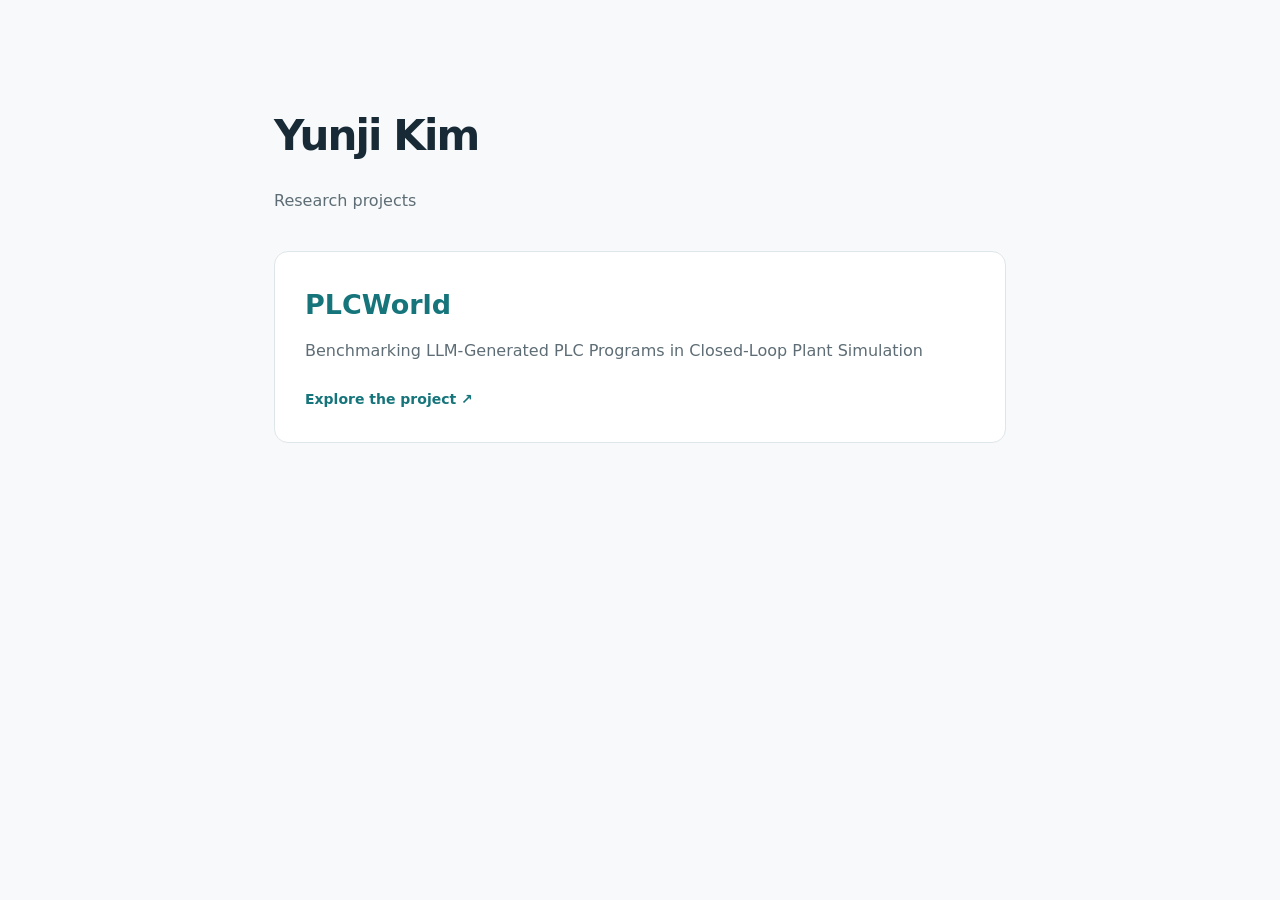
<file: index.html>
<!doctype html>
<html lang="en">
<head>
  <meta charset="utf-8">
  <meta name="viewport" content="width=device-width, initial-scale=1">
  <meta name="description" content="Research projects by Yunji Kim.">
  <title>Yunji Kim — Research</title>
  <style>
    *{box-sizing:border-box}body{margin:0;background:#f7f9fa;color:#172a35;font:16px/1.7 system-ui,sans-serif}main{max-width:780px;margin:auto;padding:100px 24px}h1{font-size:42px;letter-spacing:-.045em;margin:0}p{color:#5e6d75}.project{display:block;padding:30px;margin-top:36px;border:1px solid #dfe6e9;border-radius:14px;background:white;color:inherit;text-decoration:none}.project:hover{border-color:#16757b}.project:focus-visible{outline:3px solid #16757b;outline-offset:5px}.project h2{margin:0 0 10px;color:#16757b;font-size:27px}.project p{margin:0 0 20px}.project span{color:#16757b;font-size:14px;font-weight:600}@media(max-width:500px){main{padding-top:55px}h1{font-size:34px}}
  </style>
</head>
<body><main><h1>Yunji Kim</h1><p>Research projects</p><a class="project" href="PLCWorld/"><h2>PLCWorld</h2><p>Benchmarking LLM-Generated PLC Programs in Closed-Loop Plant Simulation</p><span>Explore the project ↗</span></a></main></body>
</html>
</file>
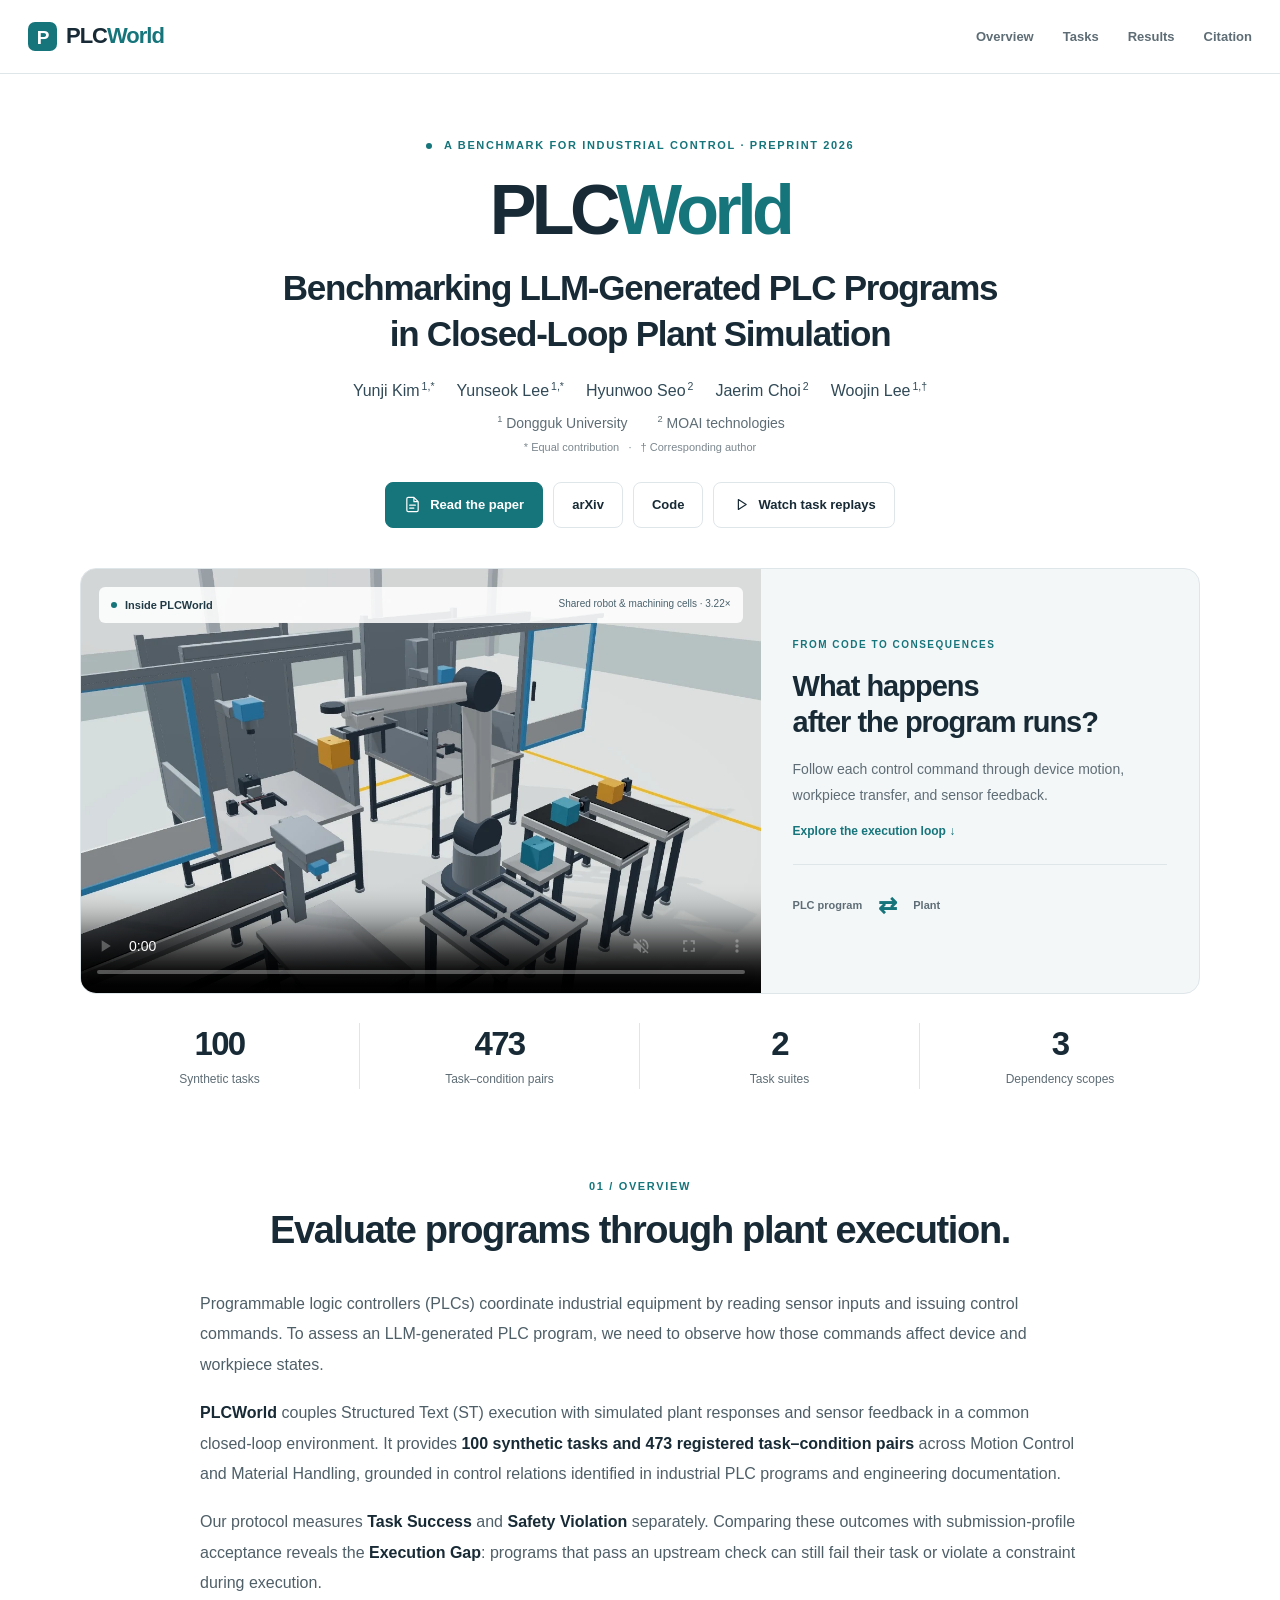
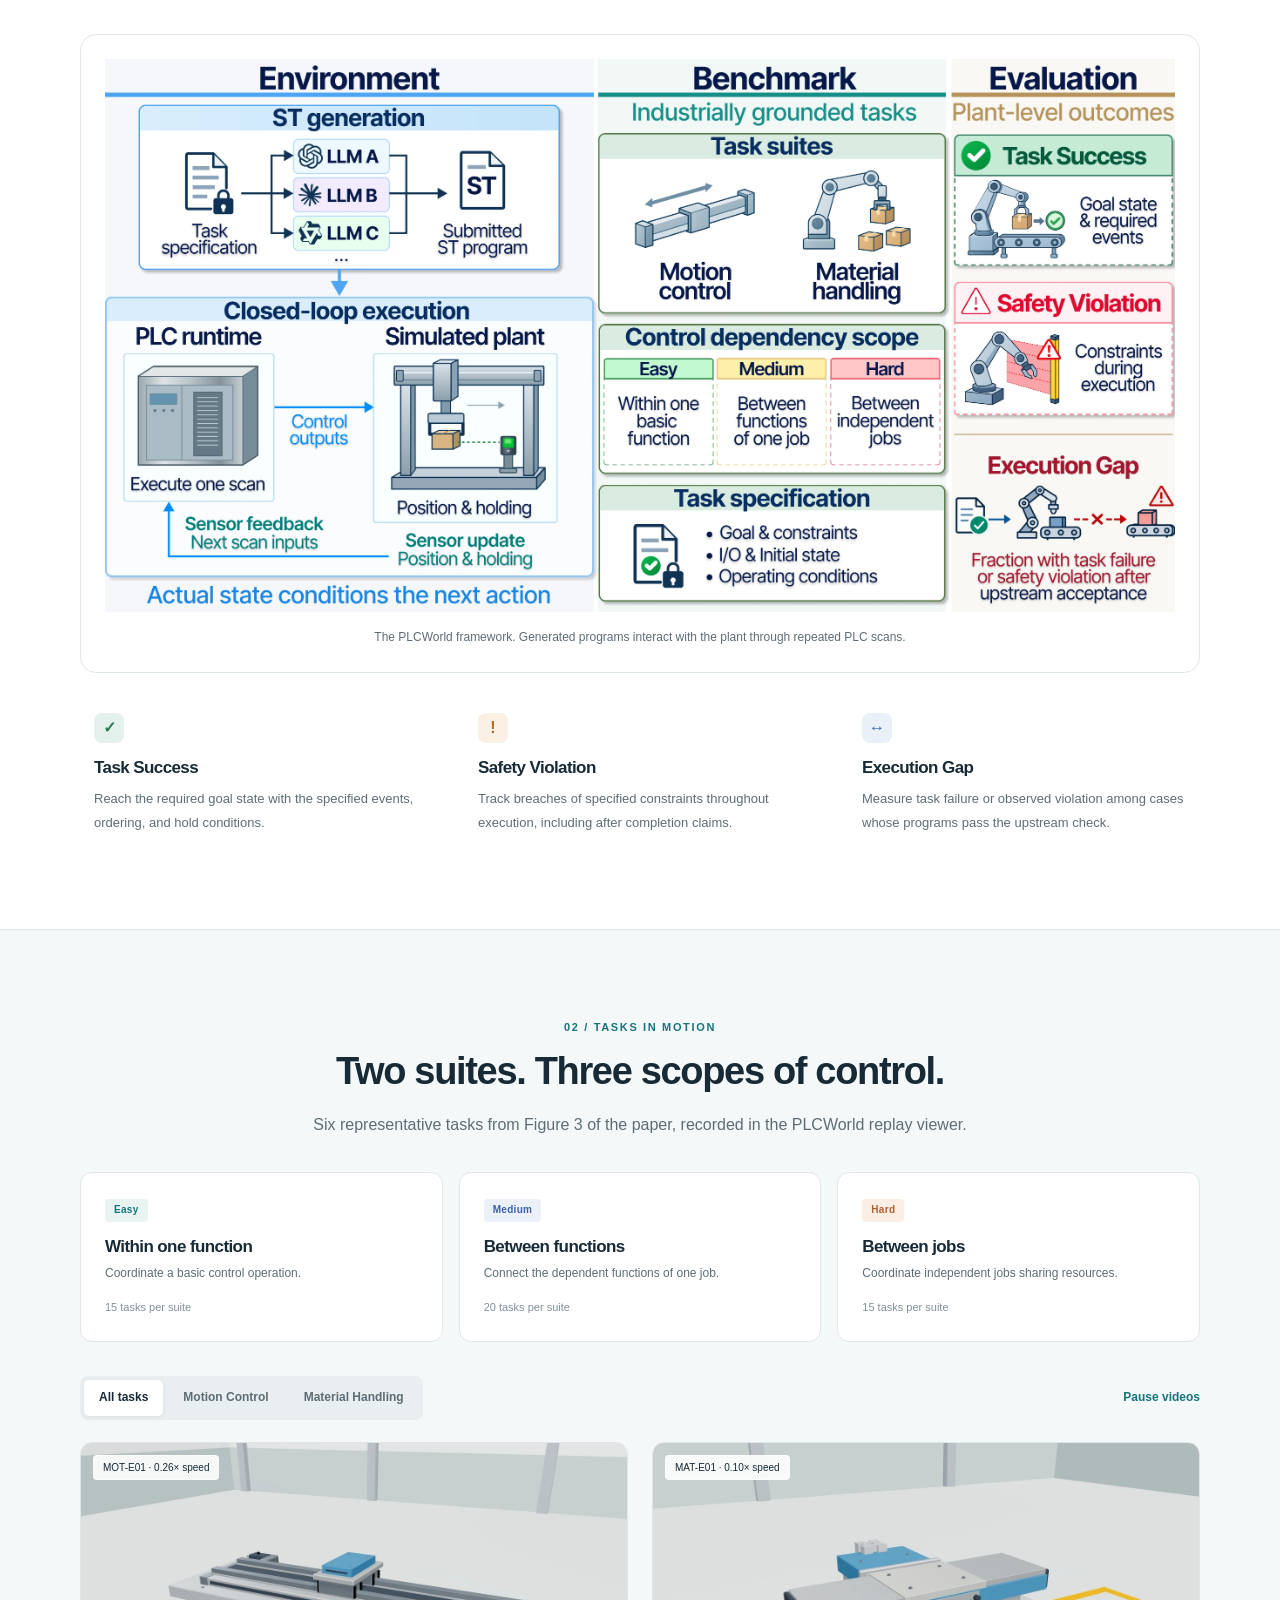
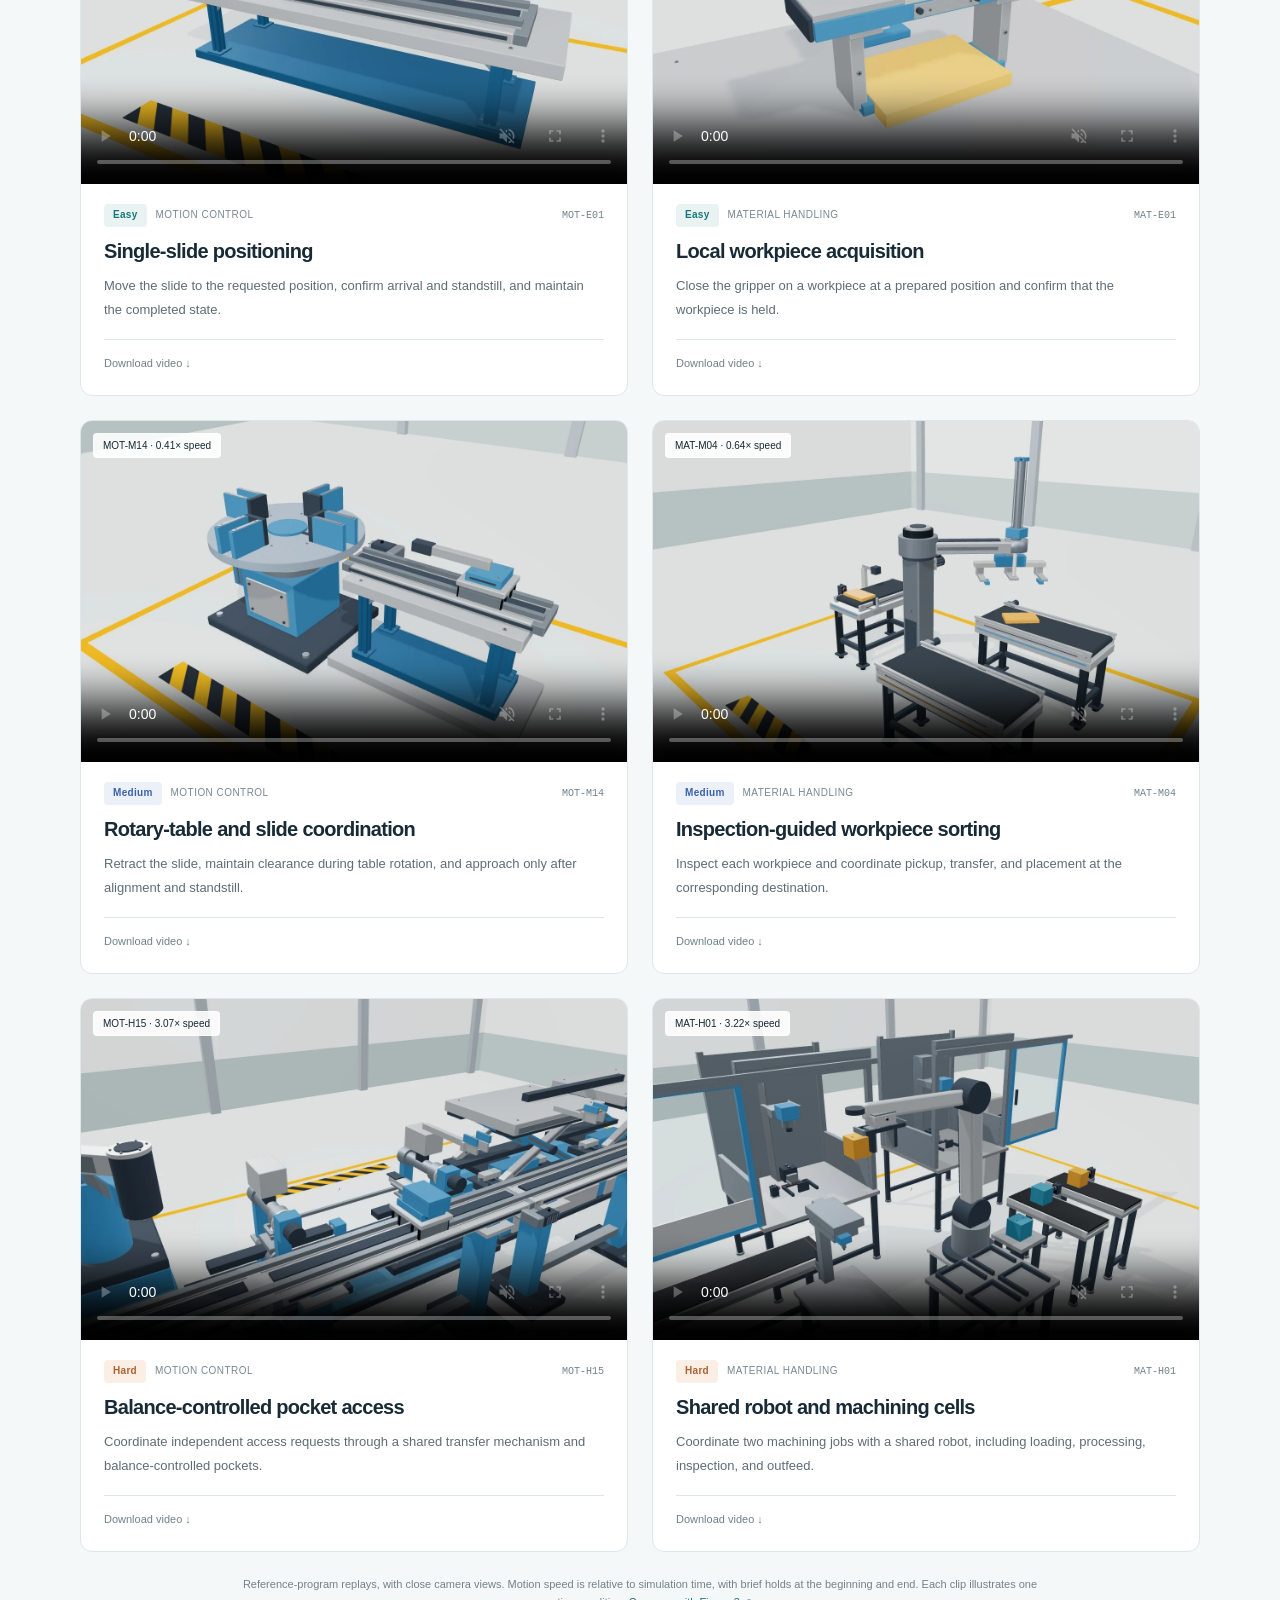
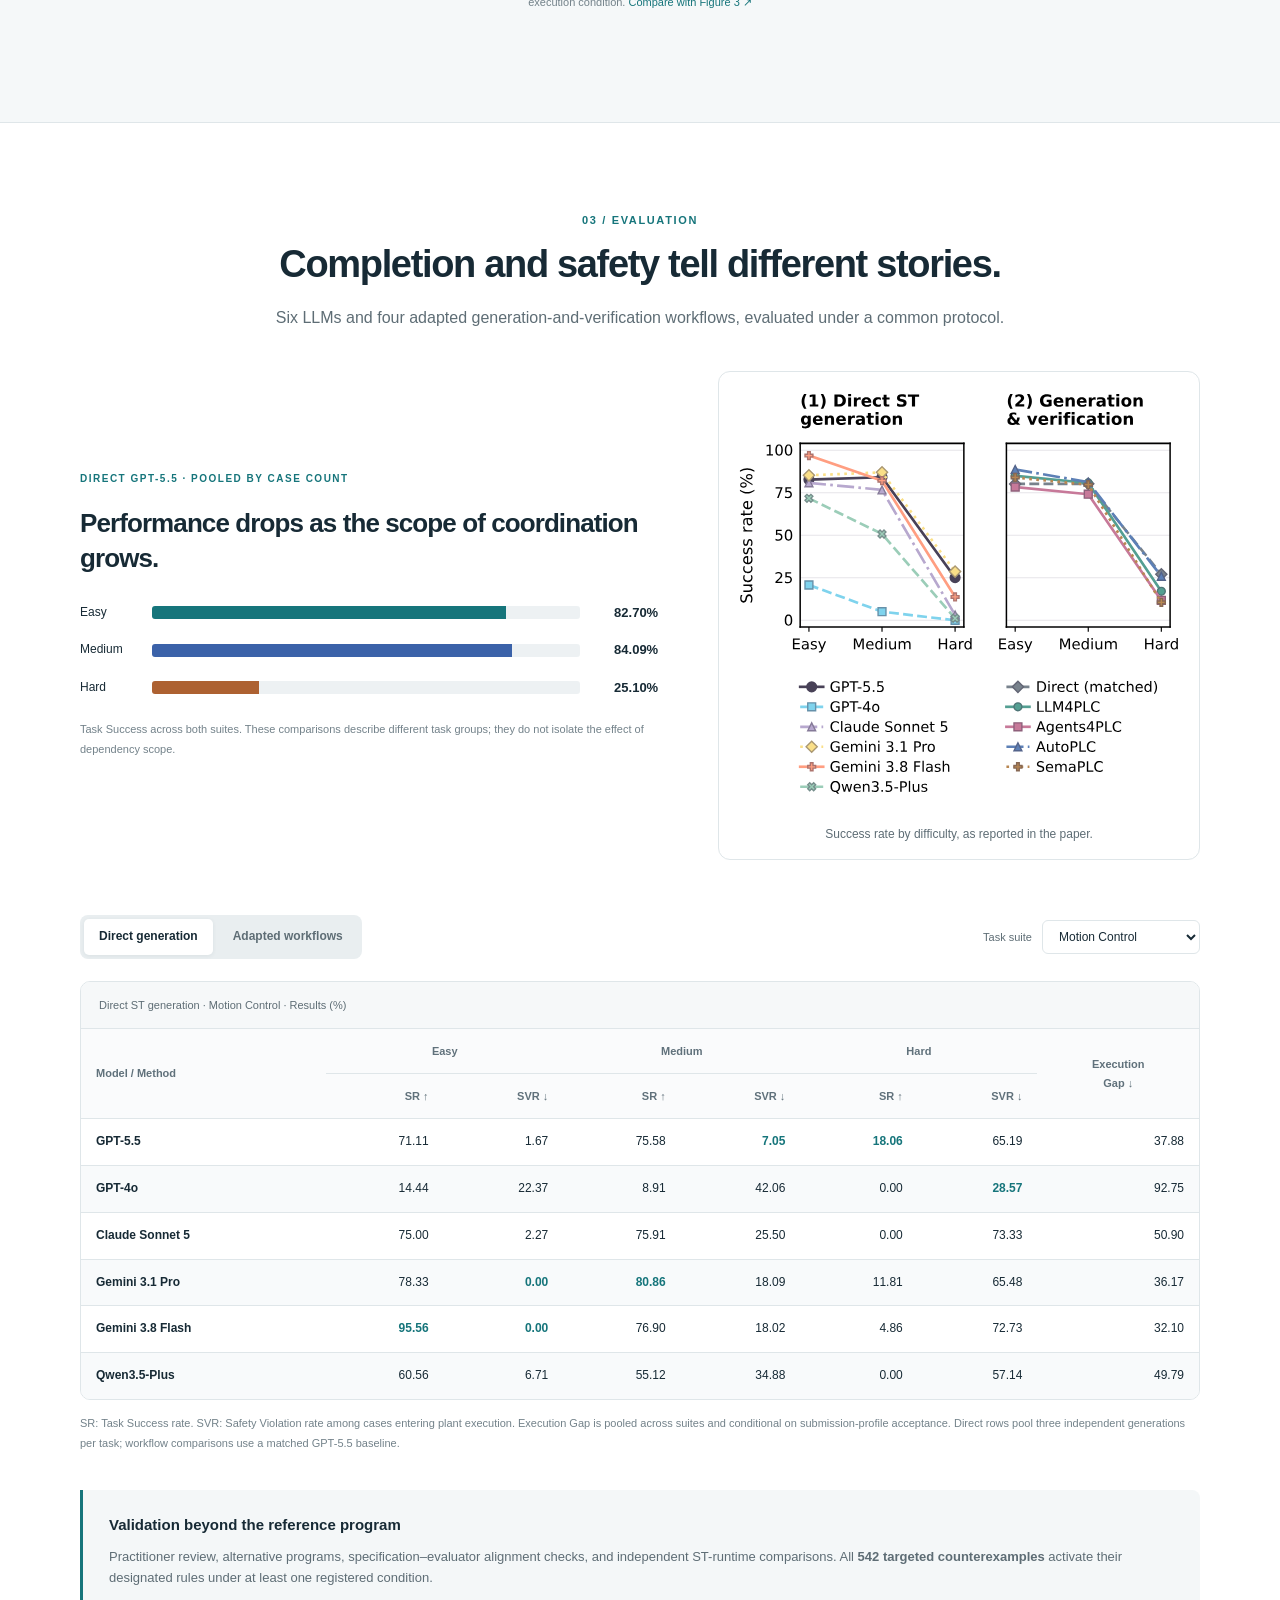
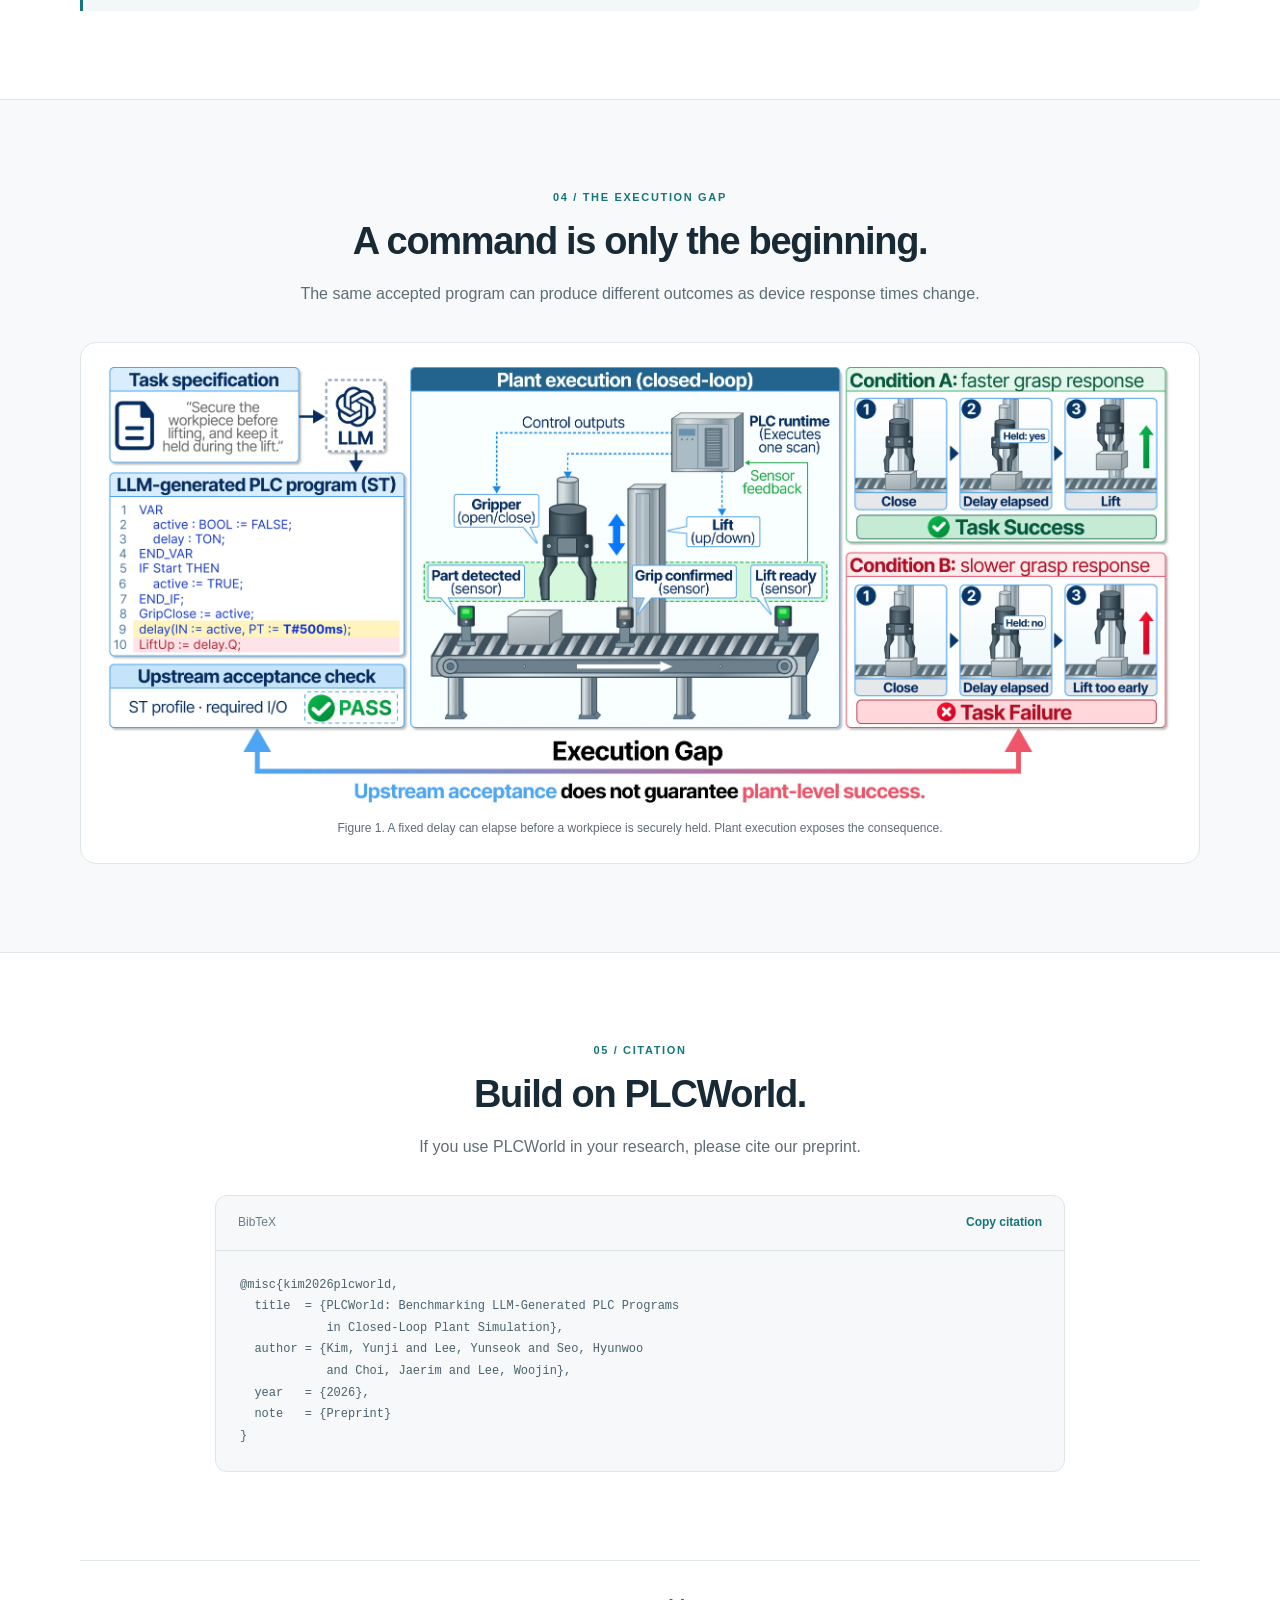
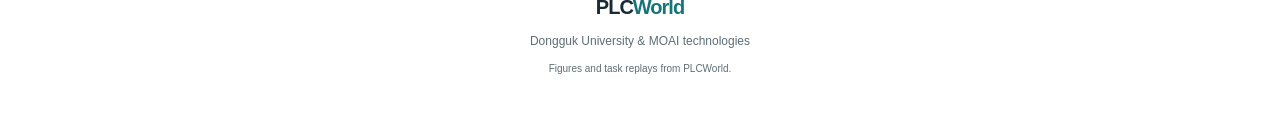
<file: PLCWorld/index.html>
<!doctype html>
<html lang="en">
<head>
  <meta charset="utf-8">
  <meta name="viewport" content="width=device-width, initial-scale=1">
  <meta name="description" content="PLCWorld couples PLC program execution with simulated plant responses. A benchmark of 100 tasks across Motion Control and Material Handling.">
  <meta name="theme-color" content="#ffffff">
  <meta property="og:title" content="PLCWorld: Benchmarking LLM-Generated PLC Programs in Closed-Loop Plant Simulation">
  <meta property="og:description" content="100 tasks. 473 execution conditions. Evaluate what PLC programs actually do in a simulated plant.">
  <meta property="og:type" content="website">
  <meta property="og:url" content="https://yunji0516.github.io/PLCWorld/">
  <link rel="canonical" href="https://yunji0516.github.io/PLCWorld/">
  <title>PLCWorld — Closed-Loop Plant Simulation</title>
  <link rel="icon" href="assets/favicon.svg" type="image/svg+xml">
  <link rel="stylesheet" href="styles.css">
  <script src="app.js?v=25370f935953" defer></script>
</head>
<body>
  <a class="skip-link" href="#main">Skip to content</a>
  <header class="site-header">
    <a class="wordmark" href="#" aria-label="PLCWorld home"><span class="brand-icon" aria-hidden="true">P</span>PLC<span>World</span></a>
    <nav aria-label="Main navigation"><a href="#overview">Overview</a><a href="#tasks">Tasks</a><a href="#results">Results</a><a href="#citation">Citation</a></nav>
  </header>
  <main id="main">
    <section class="hero container">
      <p class="eyebrow"><span class="status-dot"></span> A benchmark for industrial control · Preprint 2026</p>
      <h1><span class="hero-name">PLC<span>World</span></span><span class="hero-title">Benchmarking LLM-Generated PLC Programs<br class="desktop-break"> in Closed-Loop Plant Simulation</span></h1>
      <p class="authors"><span>Yunji Kim<sup>1,*</sup></span><span>Yunseok Lee<sup>1,*</sup></span><span>Hyunwoo Seo<sup>2</sup></span><span>Jaerim Choi<sup>2</sup></span><span>Woojin Lee<sup>1,†</sup></span></p>
      <p class="affiliations"><span><sup>1</sup> Dongguk University</span><span><sup>2</sup> MOAI technologies</span></p>
      <p class="author-notes">* Equal contribution &nbsp; · &nbsp; † Corresponding author</p>
      <div class="hero-actions"><a class="button primary" href="assets/paper/PLCWorld.pdf?v=ad5acf3348b0" target="_blank" rel="noopener"><svg viewBox="0 0 24 24" aria-hidden="true"><path d="M14 2H6a2 2 0 0 0-2 2v16a2 2 0 0 0 2 2h12a2 2 0 0 0 2-2V8zM14 2v6h6M8 13h8M8 17h6"/></svg>Read the paper</a><a class="button" href="https://arxiv.org/abs/2610.02982" target="_blank" rel="noopener">arXiv</a><a class="button" href="https://anonymous.4open.science/r/PLCWorld-6DAB/" target="_blank" rel="noopener">Code</a><a class="button" href="#tasks"><svg viewBox="0 0 24 24" aria-hidden="true"><path d="m9 5 11 7-11 7z"/></svg>Watch task replays</a></div>
      <div class="hero-showcase">
        <div class="showcase-video"><video muted loop playsinline controls preload="none" poster="assets/posters/MAT-H01.webp" data-src="assets/videos/MAT-H01.mp4" aria-label="Reference replay of a shared robot coordinating two machining cells"></video><div class="showcase-label"><span class="live-dot"></span> Inside PLCWorld <span class="showcase-task">Shared robot &amp; machining cells</span></div></div>
        <div class="showcase-copy"><p class="eyebrow">From code to consequences</p><h2>What happens<br> after the program runs?</h2><p>Follow each control command through device motion, workpiece transfer, and sensor feedback.</p><a href="#overview">Explore the execution loop <span aria-hidden="true">↓</span></a><div class="mini-loop" aria-label="PLC program sends commands to the plant, which returns sensor feedback"><span>PLC program</span><span aria-hidden="true">⇄</span><span>Plant</span></div></div>
      </div>
      <dl class="stats"><div><dt>100</dt><dd>Synthetic tasks</dd></div><div><dt>473</dt><dd>Task–condition pairs</dd></div><div><dt>2</dt><dd>Task suites</dd></div><div><dt>3</dt><dd>Dependency scopes</dd></div></dl>
    </section>

    <section id="overview" class="section container">
      <div class="section-heading"><p class="eyebrow">01 / Overview</p><h2>Evaluate programs through plant execution.</h2></div>
      <div class="abstract-copy"><p>Programmable logic controllers (PLCs) coordinate industrial equipment by reading sensor inputs and issuing control commands. To assess an LLM-generated PLC program, we need to observe how those commands affect device and workpiece states.</p><p><strong>PLCWorld</strong> couples Structured Text (ST) execution with simulated plant responses and sensor feedback in a common closed-loop environment. It provides <strong>100 synthetic tasks and 473 registered task–condition pairs</strong> across Motion Control and Material Handling, grounded in control relations identified in industrial PLC programs and engineering documentation.</p><p>Our protocol measures <strong>Task Success</strong> and <strong>Safety Violation</strong> separately. Comparing these outcomes with submission-profile acceptance reveals the <strong>Execution Gap</strong>: programs that pass an upstream check can still fail their task or violate a constraint during execution.</p></div>
      <figure class="paper-figure framework"><img src="assets/figures/figure2.webp" width="4912" height="2538" loading="lazy" alt="PLCWorld framework: task specifications guide ST generation; a PLC runtime and simulated plant exchange control outputs and sensor feedback; execution records determine task success, safety violations, and the execution gap."><figcaption>The PLCWorld framework. Generated programs interact with the plant through repeated PLC scans.</figcaption></figure>
      <div class="outcomes"><article><span class="outcome-icon success" aria-hidden="true">✓</span><h3>Task Success</h3><p>Reach the required goal state with the specified events, ordering, and hold conditions.</p></article><article><span class="outcome-icon safety" aria-hidden="true">!</span><h3>Safety Violation</h3><p>Track breaches of specified constraints throughout execution, including after completion claims.</p></article><article><span class="outcome-icon gap" aria-hidden="true">↔</span><h3>Execution Gap</h3><p>Measure task failure or observed violation among cases whose programs pass the upstream check.</p></article></div>
    </section>

    <section id="tasks" class="section task-section">
      <div class="container">
        <div class="section-heading"><p class="eyebrow">02 / Tasks in motion</p><h2>Two suites. Three scopes of control.</h2><p>Six representative tasks from Figure 3 of the paper, recorded in the PLCWorld replay viewer.</p></div>
        <div class="scope-grid"><div><span class="level easy">Easy</span><h3>Within one function</h3><p>Coordinate a basic control operation.</p><small>15 tasks per suite</small></div><div><span class="level medium">Medium</span><h3>Between functions</h3><p>Connect the dependent functions of one job.</p><small>20 tasks per suite</small></div><div><span class="level hard">Hard</span><h3>Between jobs</h3><p>Coordinate independent jobs sharing resources.</p><small>15 tasks per suite</small></div></div>
        <div class="gallery-toolbar"><div class="filter-group" role="group" aria-label="Filter tasks by suite"><button class="filter active" data-suite="all" aria-pressed="true">All tasks</button><button class="filter" data-suite="motion" aria-pressed="false">Motion Control</button><button class="filter" data-suite="material" aria-pressed="false">Material Handling</button></div><button id="toggle-videos" class="text-button" aria-pressed="false">Pause videos</button></div>
        <p id="gallery-status" class="sr-only" aria-live="polite">Showing all 6 tasks</p>
        <div id="task-grid" class="task-grid"></div>
        <noscript><p>Enable JavaScript for the filterable gallery. <a href="assets/videos/MOT-E01.mp4">Motion Easy</a> · <a href="assets/videos/MOT-M14.mp4">Motion Medium</a> · <a href="assets/videos/MOT-H15.mp4">Motion Hard</a> · <a href="assets/videos/MAT-E01.mp4">Material Easy</a> · <a href="assets/videos/MAT-M04.mp4">Material Medium</a> · <a href="assets/videos/MAT-H01.mp4">Material Hard</a></p></noscript>
        <p class="gallery-note">Reference-program replays, with close camera views. Motion speed is relative to simulation time, with brief holds at the beginning and end. Each clip illustrates one execution condition. <a href="assets/figures/figure3.webp" target="_blank" rel="noopener">Compare with Figure 3 ↗</a></p>
      </div>
    </section>

    <section id="results" class="section container">
      <div class="section-heading"><p class="eyebrow">03 / Evaluation</p><h2>Completion and safety tell different stories.</h2><p>Six LLMs and four adapted generation-and-verification workflows, evaluated under a common protocol.</p></div>
      <div class="results-feature"><div><p class="eyebrow">Direct GPT-5.5 · Pooled by case count</p><h3>Performance drops as the scope of coordination grows.</h3><div class="bar-chart" aria-label="GPT-5.5 task success: Easy 82.70 percent, Medium 84.09 percent, Hard 25.10 percent"><div><span>Easy</span><i style="--value:82.70%;--bar:var(--teal)"></i><strong>82.70%</strong></div><div><span>Medium</span><i style="--value:84.09%;--bar:var(--blue)"></i><strong>84.09%</strong></div><div><span>Hard</span><i style="--value:25.10%;--bar:var(--rust)"></i><strong>25.10%</strong></div></div><p class="fine-print">Task Success across both suites. These comparisons describe different task groups; they do not isolate the effect of dependency scope.</p></div><figure><img src="assets/figures/figure5.svg" width="388" height="364" loading="lazy" alt="Paper Figure 5 compares suite-combined success rates by difficulty for direct models and adapted workflows."><figcaption>Success rate by difficulty, as reported in the paper.</figcaption></figure></div>
      <div class="results-toolbar"><div class="filter-group" role="group" aria-label="Evaluation setting"><button class="filter active" data-setting="direct" aria-pressed="true">Direct generation</button><button class="filter" data-setting="frameworks" aria-pressed="false">Adapted workflows</button></div><label>Task suite <select id="result-suite"><option value="motion">Motion Control</option><option value="material">Material Handling</option></select></label></div>
      <div class="table-scroll" tabindex="0" role="region" aria-label="Evaluation results, scroll horizontally on small screens"><table><caption id="results-caption">Direct ST generation · Motion Control · Results (%)</caption><thead><tr><th scope="col" rowspan="2">Model / Method</th><th scope="colgroup" colspan="2">Easy</th><th scope="colgroup" colspan="2">Medium</th><th scope="colgroup" colspan="2">Hard</th><th scope="col" rowspan="2">Execution<br>Gap ↓</th></tr><tr><th scope="col">SR ↑</th><th scope="col">SVR ↓</th><th scope="col">SR ↑</th><th scope="col">SVR ↓</th><th scope="col">SR ↑</th><th scope="col">SVR ↓</th></tr></thead><tbody id="results-body"></tbody></table></div>
      <p class="fine-print">SR: Task Success rate. SVR: Safety Violation rate among cases entering plant execution. Execution Gap is pooled across suites and conditional on submission-profile acceptance. Direct rows pool three independent generations per task; workflow comparisons use a matched GPT-5.5 baseline.</p>
      <div class="validation-strip"><strong>Validation beyond the reference program</strong><p>Practitioner review, alternative programs, specification–evaluator alignment checks, and independent ST-runtime comparisons. All <strong>542 targeted counterexamples</strong> activate their designated rules under at least one registered condition.</p></div>
    </section>

    <section class="section insight-section"><div class="container"><div class="section-heading"><p class="eyebrow">04 / The execution gap</p><h2>A command is only the beginning.</h2><p>The same accepted program can produce different outcomes as device response times change.</p></div><figure class="paper-figure"><img src="assets/figures/figure1.webp" width="4442" height="1812" loading="lazy" alt="An ST program closes a gripper and waits 500 milliseconds before lifting. A faster grasp succeeds; a slower grasp leaves the workpiece unheld, so lifting fails despite passing the upstream acceptance check."><figcaption>Figure 1. A fixed delay can elapse before a workpiece is securely held. Plant execution exposes the consequence.</figcaption></figure></div></section>

    <section id="citation" class="section container citation-section"><div class="section-heading"><p class="eyebrow">05 / Citation</p><h2>Build on PLCWorld.</h2><p>If you use PLCWorld in your research, please cite our preprint.</p></div><div class="citation-box"><div class="citation-top"><span>BibTeX</span><button id="copy-citation" class="text-button">Copy citation</button><span id="copy-status" class="sr-only" aria-live="polite"></span></div><pre><code id="bibtex">@misc{kim2026plcworld,
  title  = {PLCWorld: Benchmarking LLM-Generated PLC Programs
            in Closed-Loop Plant Simulation},
  author = {Kim, Yunji and Lee, Yunseok and Seo, Hyunwoo
            and Choi, Jaerim and Lee, Woojin},
  year   = {2026},
  note   = {Preprint}
}</code></pre></div></section>
  </main>
  <footer class="site-footer container"><a class="wordmark" href="#">PLC<span>World</span></a><p>Dongguk University &amp; MOAI technologies</p><p class="fine-print">Figures and task replays from PLCWorld.</p></footer>
</body>
</html>
</file>
<file: PLCWorld/styles.css>
@font-face{font-family:Inter;src:local('Inter');font-display:swap}
:root{--ink:#172a35;--muted:#5e6d75;--teal:#16757b;--blue:#3b62a9;--rust:#ad6131;--line:#dfe6e9;--soft:#f4f7f8;--radius:16px}
*{box-sizing:border-box}html{scroll-behavior:smooth;scroll-padding-top:88px}body{margin:0;color:var(--ink);background:#fff;font-family:Inter,-apple-system,BlinkMacSystemFont,'Segoe UI',Arial,sans-serif;font-size:16px;line-height:1.65;-webkit-font-smoothing:antialiased}a{color:var(--teal);text-decoration:none}a:hover{text-decoration:underline}button,select{font:inherit}button,a,select{-webkit-tap-highlight-color:transparent}button{cursor:pointer}button:focus-visible,a:focus-visible,select:focus-visible,[tabindex]:focus-visible,video:focus-visible{outline:3px solid #248aab;outline-offset:5px}button{color:inherit}img{max-width:100%;height:auto;display:block}video{display:block;width:100%;height:100%;object-fit:cover;background:#dce1e2}figure{margin:0}h1,h2,h3,p{margin-top:0}h1,h2,h3{line-height:1.25;letter-spacing:-.035em}h2{font-size:clamp(28px,3.2vw,38px);font-weight:650}h3{font-weight:600}sup{font-size:.66em;margin-left:2px}p{margin-bottom:18px}.container{width:min(1120px,calc(100% - 56px));margin-inline:auto}.site-header{height:74px;border-bottom:1px solid var(--line);display:flex;align-items:center;justify-content:space-between;padding:0 max(28px,calc((100vw - 1260px)/2));gap:24px;background:rgba(255,255,255,.95);position:sticky;top:0;z-index:20;backdrop-filter:blur(16px)}.wordmark{display:inline-flex;align-items:center;font-size:22px;font-weight:750;letter-spacing:-1px;color:var(--ink);white-space:nowrap}.wordmark span:not(.brand-icon){color:var(--teal)}.wordmark:hover{text-decoration:none}.brand-icon{display:grid;place-items:center;background:var(--teal);color:white;font-size:19px;width:29px;height:29px;border-radius:7px;margin-right:9px}.site-header nav{display:flex;gap:29px}.site-header nav a{font-size:13px;color:var(--muted);font-weight:550}.site-header nav a:hover{color:var(--teal)}.header-link{font-size:13px;font-weight:600}.header-link span{margin-left:9px}.hero{padding-top:62px;text-align:center}.eyebrow{text-transform:uppercase;font-size:11px;letter-spacing:.15em;font-weight:650;color:var(--teal);margin-bottom:18px}.status-dot,.live-dot{display:inline-block;width:6px;height:6px;border-radius:50%;background:var(--teal);vertical-align:middle;margin-right:8px}.hero h1{margin-bottom:22px}.hero-name{display:block;font-size:clamp(48px,6vw,70px);letter-spacing:-.065em;font-weight:750;margin-bottom:16px;line-height:1.1}.hero-name>span{color:var(--teal)}.hero-title{display:block;font-size:clamp(23px,3vw,35px);font-weight:550;letter-spacing:-.035em;line-height:1.3}.authors{display:flex;justify-content:center;flex-wrap:wrap;gap:8px 22px;margin-bottom:7px;font-size:16px;color:#314a57}.affiliations{display:flex;gap:28px;justify-content:center;font-size:14px;color:var(--muted);margin-bottom:3px}.author-notes{font-size:11px;color:#7b878e}.hero-actions{display:flex;flex-wrap:wrap;justify-content:center;gap:10px;margin:26px 0 40px}.button{display:inline-flex;align-items:center;justify-content:center;gap:9px;padding:11px 18px;border:1px solid var(--line);border-radius:8px;font-size:13px;font-weight:600;color:var(--ink);background:white;transition:background .15s,transform .15s}.button:hover{background:#f0f5f5;text-decoration:none;transform:translateY(-1px)}.button.primary{color:white;background:var(--teal);border-color:var(--teal)}.button.primary:hover{background:#105e63}.button svg{width:17px;height:17px;fill:none;stroke:currentColor;stroke-width:1.7;stroke-linejoin:round;stroke-linecap:round}.hero-showcase{display:grid;grid-template-columns:1.55fr 1fr;border:1px solid var(--line);border-radius:var(--radius);overflow:hidden;text-align:left;background:var(--soft)}.showcase-video{position:relative;aspect-ratio:1.6}.showcase-label{position:absolute;top:18px;left:18px;right:18px;display:flex;align-items:center;color:#213b46;font-size:11px;font-weight:650;background:rgba(255,255,255,.87);padding:9px 12px;border-radius:6px;pointer-events:none}.showcase-task{margin-left:auto;font-weight:400;font-size:10px;color:#49616c}.showcase-copy{padding:34px 32px;display:flex;flex-direction:column;justify-content:center}.showcase-copy .eyebrow{font-size:10px;margin-bottom:14px}.showcase-copy h2{font-size:29px;margin-bottom:17px}.showcase-copy p:not(.eyebrow){font-size:14px;color:var(--muted);line-height:1.8;margin-bottom:14px}.showcase-copy>a{font-size:12px;font-weight:600}.mini-loop{display:flex;gap:16px;align-items:center;padding-top:22px;margin-top:22px;border-top:1px solid var(--line);font-size:11px;font-weight:650;color:var(--muted)}.mini-loop span:nth-child(2){font-size:23px;color:var(--teal)}.stats{display:grid;grid-template-columns:repeat(4,1fr);padding:29px 0 0;margin:0}.stats>div{border-right:1px solid var(--line)}.stats>div:last-child{border:0}.stats dt{font-size:33px;letter-spacing:-.05em;font-weight:650;line-height:1.25}.stats dd{margin:5px 0 0;font-size:12px;color:var(--muted)}.section{padding-top:88px;padding-bottom:88px}.section-heading{text-align:center;margin:0 auto 34px;max-width:880px}.section-heading .eyebrow{margin-bottom:12px}.section-heading h2{margin-bottom:16px}.section-heading>p:last-child:not(.eyebrow){font-size:16px;color:var(--muted);max-width:750px;margin:0 auto}.abstract-copy{max-width:880px;margin:0 auto 35px;font-size:16px;line-height:1.9;color:#4f5f68}.abstract-copy strong{font-weight:650;color:var(--ink)}.paper-figure{padding:24px;border:1px solid var(--line);border-radius:var(--radius);background:#fff}.paper-figure img{width:100%;height:auto}.paper-figure figcaption,figcaption{font-size:12px;line-height:1.7;text-align:center;color:var(--muted);margin-top:15px}.framework{margin-top:36px}.outcomes{display:grid;grid-template-columns:repeat(3,1fr);gap:32px;margin-top:34px}.outcomes article{padding:6px 14px}.outcome-icon{width:30px;height:30px;display:grid;place-items:center;border-radius:8px;margin-bottom:14px;font-weight:700}.success{background:#e4f1ec;color:#2c7e59}.safety{background:#faf0e4;color:#b36a2f}.gap{background:#eaf0f8;color:#3c65a8}.outcomes h3{font-size:17px;margin-bottom:9px}.outcomes p{font-size:13px;line-height:1.85;color:var(--muted);margin:0}.task-section{background:#f5f8f9;border-block:1px solid var(--line)}.scope-grid{display:grid;grid-template-columns:repeat(3,1fr);gap:16px;margin:34px 0}.scope-grid>div{padding:22px 24px;background:#fff;border:1px solid var(--line);border-radius:12px}.level{display:inline-block;padding:3px 9px;font-size:10px;letter-spacing:.03em;font-weight:650;border-radius:4px}.level.easy{color:var(--teal);background:#e9f4f2}.level.medium{color:var(--blue);background:#ebf0f9}.level.hard{color:var(--rust);background:#fbefe5}.scope-grid h3{font-size:17px;margin:14px 0 7px}.scope-grid p{font-size:12px;color:var(--muted);margin-bottom:9px}.scope-grid small{font-size:11px;color:#809099}.gallery-toolbar,.results-toolbar{display:flex;align-items:center;justify-content:space-between;gap:18px;margin-bottom:22px;flex-wrap:wrap}.filter-group{display:flex;gap:5px;flex-wrap:wrap;background:#e9eef0;border-radius:8px;padding:4px}.filter{border:0;border-radius:5px;padding:8px 15px;font-size:12px;font-weight:550;color:var(--muted);background:transparent}.filter:hover{color:var(--ink);background:#ffffff80}.filter.active{color:var(--ink);background:#fff;box-shadow:0 1px 4px #203a4512}.text-button{background:none;border:0;font-size:12px;font-weight:600;color:var(--teal);padding:7px 0}.text-button:hover{text-decoration:underline}.task-grid{display:grid;grid-template-columns:repeat(2,minmax(0,1fr));gap:24px}.task-card{border:1px solid var(--line);border-radius:12px;overflow:hidden;background:#fff}.task-card[hidden]{display:none}.task-media{position:relative;aspect-ratio:1.6;background:#dce1e2}.task-media video{width:100%;height:100%}.video-badge{position:absolute;top:12px;left:12px;background:rgba(255,255,255,.88);border:1px solid #ffffff80;padding:4px 9px;border-radius:4px;font-size:10px;pointer-events:none;line-height:1.5}.task-copy{padding:20px 23px 23px}.task-meta{display:flex;align-items:center;gap:9px;font-size:10px;letter-spacing:.045em;text-transform:uppercase;color:#788992;margin-bottom:12px}.task-meta .level{text-transform:none}.task-meta code{margin-left:auto;font:10px ui-monospace,SFMono-Regular,Consolas,monospace;letter-spacing:0;color:#71828a}.task-copy h3{font-size:20px;margin-bottom:10px}.task-copy p{font-size:13px;line-height:1.85;color:var(--muted);min-height:48px;margin-bottom:17px}.task-links{display:flex;justify-content:space-between;gap:12px;font-size:11px;font-weight:600;padding-top:14px;border-top:1px solid var(--line)}.task-links a:last-child{font-weight:400;color:#71818a}.gallery-note{text-align:center;font-size:11px;color:#73828a;max-width:800px;margin:23px auto}.center{text-align:center}.results-feature{display:grid;grid-template-columns:1.2fr 1fr;gap:60px;align-items:center;margin:40px 0 55px}.results-feature h3{font-size:26px;line-height:1.35;margin-bottom:26px}.results-feature .eyebrow{font-size:10px}.results-feature figure{padding:15px;border:1px solid var(--line);border-radius:12px}.results-feature figure img{width:100%;height:auto}.bar-chart{display:grid;gap:16px}.bar-chart>div{display:grid;grid-template-columns:62px 1fr 68px;gap:10px;align-items:center;font-size:12px}.bar-chart i{height:13px;background:linear-gradient(to right,var(--bar) var(--value),#edf1f3 var(--value));border-radius:3px}.bar-chart strong{font-size:13px;font-variant-numeric:tabular-nums;text-align:right}.fine-print{font-size:11px;line-height:1.8;color:#73828a}.results-feature .fine-print{margin:22px 0 0}.results-toolbar label{font-size:11px;color:var(--muted);display:flex;gap:10px;align-items:center}.results-toolbar select{padding:8px 30px 8px 12px;border:1px solid var(--line);border-radius:6px;background:white;font-size:12px;color:var(--ink)}.table-scroll{overflow-x:auto;border:1px solid var(--line);border-radius:10px;margin-bottom:14px}table{border-collapse:collapse;width:100%;font-size:12px;white-space:nowrap}caption{text-align:left;font-size:11px;padding:14px 18px;color:var(--muted);background:#f6f8f9;border-bottom:1px solid var(--line)}th,td{padding:13px 15px;text-align:right;font-variant-numeric:tabular-nums;border-bottom:1px solid var(--line)}th:first-child,td:first-child{text-align:left}thead th{font-size:11px;color:#60717b;font-weight:600;background:#fafbfc}thead tr:first-child th:not(:first-child){text-align:center}thead tr:nth-child(2) th:first-child{text-align:right}tbody th{font-weight:550}tbody tr:nth-child(even){background:#f8fafb}tbody tr:last-child>*{border-bottom:0}td.best{font-weight:750;color:var(--teal)}.validation-strip{margin-top:36px;border-left:3px solid var(--teal);background:var(--soft);padding:22px 26px;border-radius:0 8px 8px 0}.validation-strip>strong{font-size:15px}.validation-strip p{font-size:13px;color:var(--muted);margin:8px 0 0}.insight-section{background:#f7f9fa;border-block:1px solid var(--line)}.citation-section{max-width:850px}.citation-box{border:1px solid var(--line);border-radius:12px;overflow:hidden;background:#f6f8f9}.citation-top{display:flex;align-items:center;justify-content:space-between;padding:10px 22px;border-bottom:1px solid var(--line);font-size:12px;color:#6b7c86}.citation-box pre{margin:0;padding:24px;overflow-x:auto;font-size:12px;line-height:1.8;color:#4b626e}.site-footer{padding-block:30px 40px;border-top:1px solid var(--line);text-align:center}.site-footer .wordmark{font-size:20px}.site-footer p{font-size:12px;color:var(--muted);margin:8px 0}.site-footer p.fine-print{font-size:10px}.sr-only{position:absolute;width:1px;height:1px;overflow:hidden;clip:rect(0,0,0,0);white-space:nowrap}.skip-link{position:fixed;top:-80px;left:15px;z-index:100;background:#fff;padding:12px}.skip-link:focus{top:10px}
@media(min-width:1500px){.hero{padding-top:76px}}
@media(max-width:1000px){.site-header nav{gap:18px}.showcase-copy{padding:24px}.showcase-copy h2{font-size:24px}.mini-loop{padding-top:12px;margin-top:8px}.showcase-task{display:none}.results-feature{gap:30px}.hero-title{font-size:29px}}
@media(max-width:740px){html{scroll-padding-top:70px}.container{width:calc(100% - 32px)}.site-header{height:62px;padding:0 16px;gap:10px}.site-header nav{gap:15px}.site-header nav a{font-size:11px}.site-header nav a:first-child{display:none}.header-link{display:none}.wordmark{font-size:19px}.brand-icon{width:25px;height:25px;font-size:16px}.hero{padding-top:38px}.eyebrow{font-size:9px;letter-spacing:.12em}.hero-name{font-size:51px}.hero-title{font-size:25px;line-height:1.35}.desktop-break{display:none}.authors{font-size:13px;gap:5px 15px;margin-top:20px}.affiliations{font-size:12px;gap:17px}.author-notes{font-size:10px}.hero-actions{gap:8px;margin:23px 0 29px}.button{font-size:11px;padding:10px 12px}.hero-showcase{grid-template-columns:1fr}.showcase-video{aspect-ratio:1.6}.showcase-copy{padding:25px;text-align:left}.showcase-copy h2{font-size:25px}.showcase-copy h2 br{display:none}.showcase-copy p:not(.eyebrow){font-size:13px;max-width:460px}.mini-loop{display:none}.showcase-copy .eyebrow{margin-bottom:10px}.stats{padding-top:23px}.stats dt{font-size:26px}.stats dd{font-size:9px;max-width:75px;margin:6px auto 0;line-height:1.5}.section{padding-block:60px}.section-heading{margin-bottom:26px}.section-heading h2{font-size:27px;line-height:1.3}.section-heading>p:last-child:not(.eyebrow){font-size:14px}.abstract-copy{font-size:14px;line-height:1.85}.paper-figure{padding:12px;border-radius:10px}.paper-figure figcaption{font-size:10px}.outcomes{gap:16px;grid-template-columns:1fr}.outcomes article{position:relative;padding:0 0 0 47px}.outcome-icon{position:absolute;left:0;top:0}.outcomes h3{font-size:16px}.outcomes p{font-size:12px}.scope-grid{grid-template-columns:1fr;gap:9px;margin:26px 0}.scope-grid>div{padding:15px 18px;display:grid;grid-template-columns:62px 1fr;column-gap:12px}.scope-grid .level{align-self:start;justify-self:start;grid-row:span 3}.scope-grid h3{margin:1px 0 4px;font-size:15px}.scope-grid p{font-size:11px;margin-bottom:3px}.scope-grid small{font-size:10px}.gallery-toolbar{gap:10px}.filter{font-size:10px;padding:8px 10px}.text-button{font-size:11px}.task-grid{grid-template-columns:1fr;gap:20px}.task-copy{padding:18px 20px}.task-copy h3{font-size:20px}.task-copy p{min-height:0}.results-feature{grid-template-columns:1fr;gap:26px;margin-top:28px}.results-feature h3{font-size:23px}.results-feature figure{max-width:460px;width:100%;margin:auto}.results-toolbar{gap:14px}th,td{padding:11px 12px}.validation-strip{padding:20px}.validation-strip>strong{font-size:14px}.validation-strip p{font-size:12px}.citation-box pre{font-size:10px;padding:18px}.site-footer{padding-top:25px}.gallery-note{font-size:10px}}
@media(prefers-reduced-motion:reduce){html{scroll-behavior:auto}*,*::before,*::after{transition:none!important;animation:none!important}}
</file>
